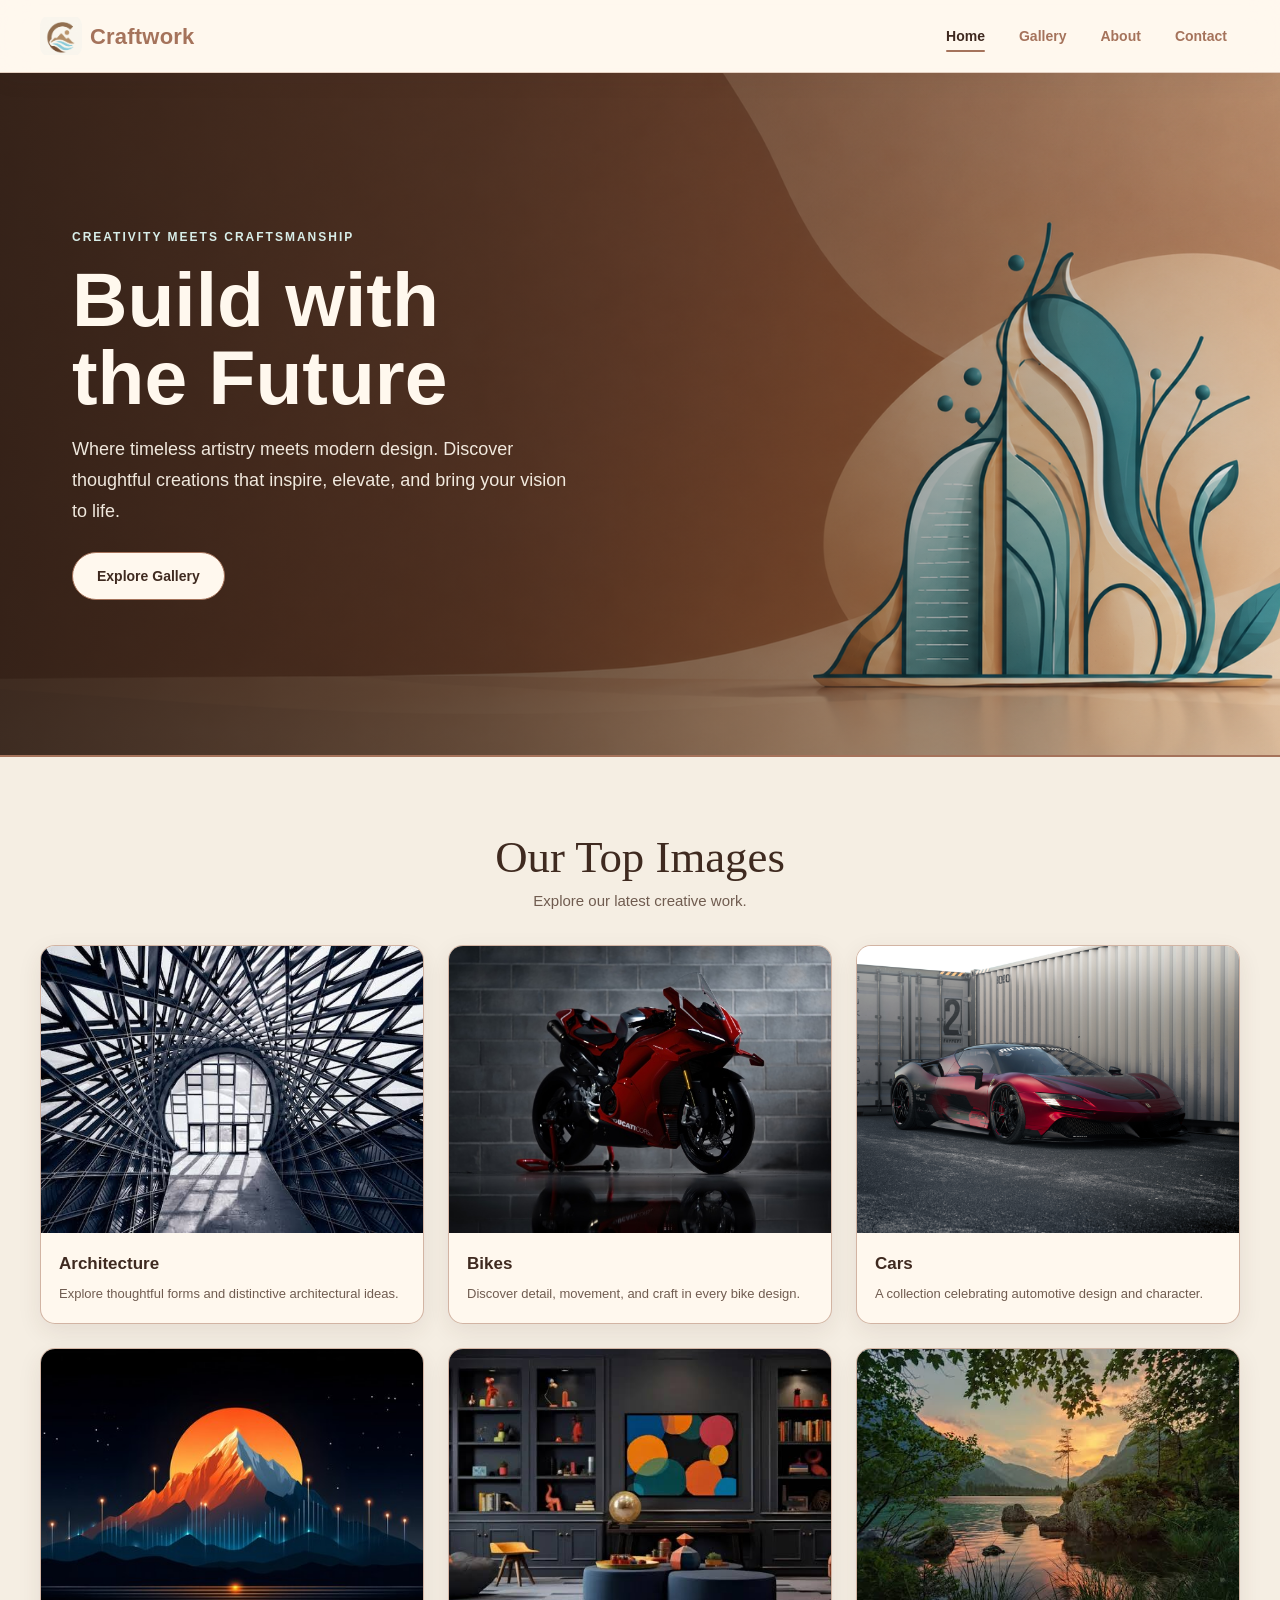
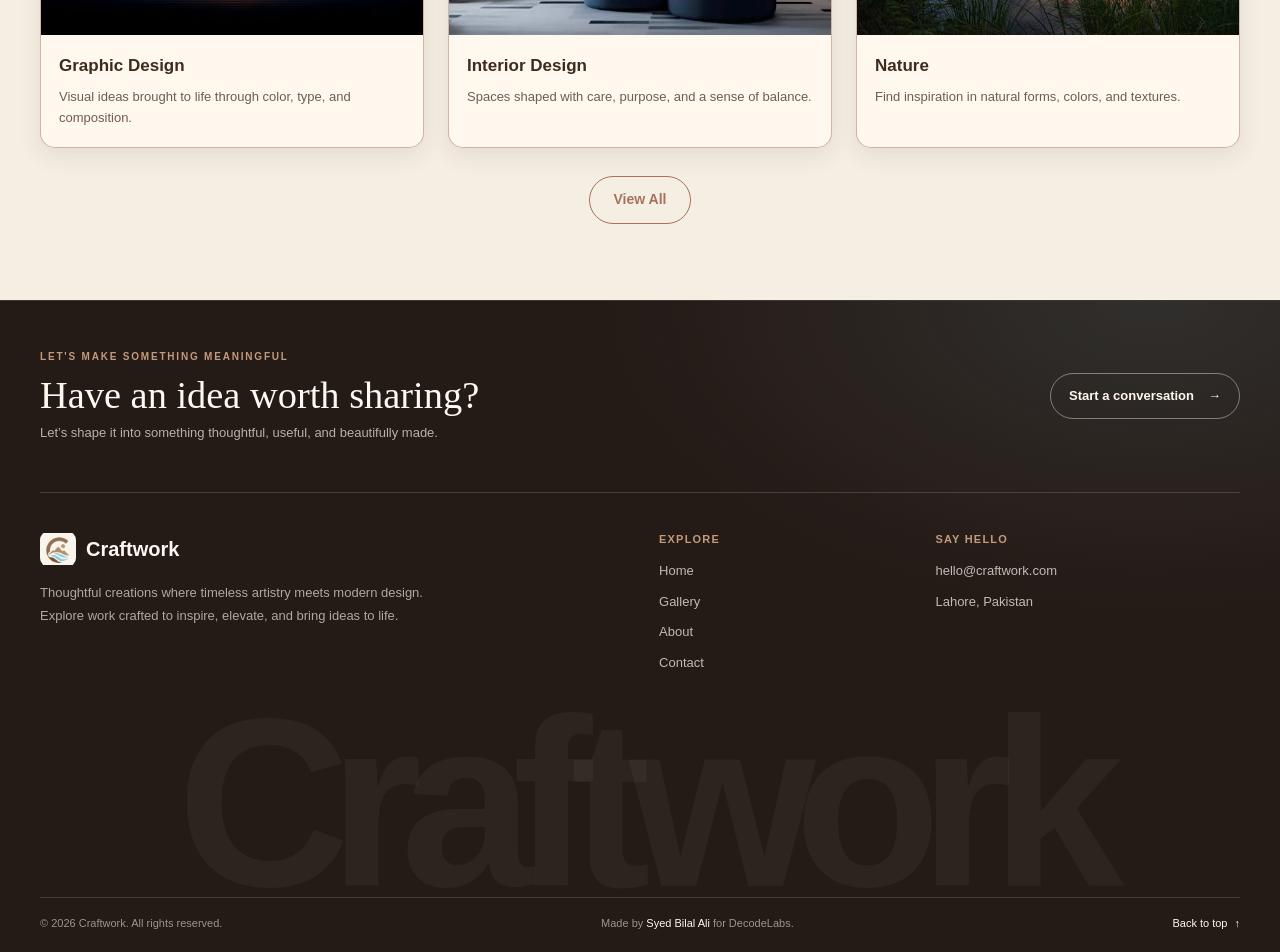
<file: index.html>
<!DOCTYPE html>
<html lang="en">
<head>
    <meta charset="UTF-8">
    <meta name="viewport" content="width=device-width, initial-scale=1.0">
    <link rel="shortcut icon" href="images/assets/Craftwork_Logo.png" type="image/x-icon">
    <link rel="stylesheet" href="style.css">
    <title>Craftwork</title>
</head>
<body>
    <header class="top_header" id="top">
        <nav class="navbar" aria-label="Main navigation">
            <a href="index.html" class="brand">
                <img src="images/assets/Craftwork_Logo.png" alt="" class="logo">
                <span class="brand_name">Craftwork</span>
            </a>
            <ul class="nav_links" aria-label="Main navigation">
                <li><a href="index.html" class="active" aria-current="page"><svg class="nav_icon" viewBox="0 0 24 24" aria-hidden="true"><path d="m3 10 9-7 9 7v10a1 1 0 0 1-1 1h-5v-7H9v7H4a1 1 0 0 1-1-1z"/></svg><span>Home</span></a></li>
                <li><a href="Gallery.html"><svg class="nav_icon" viewBox="0 0 24 24" aria-hidden="true"><rect x="3" y="3" width="8" height="8" rx="1"/><rect x="13" y="3" width="8" height="8" rx="1"/><rect x="3" y="13" width="8" height="8" rx="1"/><rect x="13" y="13" width="8" height="8" rx="1"/></svg><span>Gallery</span></a></li>
                <li><a href="about.html"><svg class="nav_icon" viewBox="0 0 24 24" aria-hidden="true"><circle cx="12" cy="12" r="9"/><path d="M12 11v5m0-8h.01"/></svg><span>About</span></a></li>
                <li><a href="contact.html"><svg class="nav_icon" viewBox="0 0 24 24" aria-hidden="true"><rect x="3" y="5" width="18" height="14" rx="2"/><path d="m3 7 9 6 9-6"/></svg><span>Contact</span></a></li>
            </ul>
        </nav>
    </header>
    <main>
        <section class="hero">
            <div class="text-box">
                <p class="hero_small_text">CREATIVITY MEETS CRAFTSMANSHIP</p>
                <h1 class="hero_title">Build with the Future</h1>
                <p class="hero_para">Where timeless artistry meets modern design. Discover thoughtful creations that inspire, elevate, and bring your vision to life.</p>
                <a href="Gallery.html" class="hero_btn">Explore Gallery</a>
            </div>
        </section>
        <section class="top_Gallery_images" id="gallery">
        <div class="heading">
            <h2>Our Top Images</h2>
            <p>Explore our latest creative work.</p>
        </div>

        <div class="Gallery_Images">
            <article class="gallery_card">
                <div class="gallery_image_wrap">
                    <img src="images/Architecture/Top_Images.jpg" alt="Featured architecture image" class="gallery_image gallery_image_featured">
                    <a class="download_btn" href="images/Architecture/Top_Images.jpg" download>Download</a>
                </div>
                <div class="gallery_card_text">
                    <h3>Architecture</h3>
                    <p>Explore thoughtful forms and distinctive architectural ideas.</p>
                </div>
            </article>
            <article class="gallery_card">
                <div class="gallery_image_wrap">
                    <img src="images/Bikes/Top_Images.jpg" alt="Featured bikes image" class="gallery_image">
                    <a class="download_btn" href="images/Bikes/Top_Images.jpg" download>Download</a>
                </div>
                <div class="gallery_card_text">
                    <h3>Bikes</h3>
                    <p>Discover detail, movement, and craft in every bike design.</p>
                </div>
            </article>
            <article class="gallery_card">
                <div class="gallery_image_wrap">
                    <img src="images/Cars/Top_Images.jpg" alt="Featured cars image" class="gallery_image">
                    <a class="download_btn" href="images/Cars/Top_Images.jpg" download>Download</a>
                </div>
                <div class="gallery_card_text">
                    <h3>Cars</h3>
                    <p>A collection celebrating automotive design and character.</p>
                </div>
            </article>
            <article class="gallery_card">
                <div class="gallery_image_wrap">
                    <img src="images/GraphicDesign/Top_Images.jpg" alt="Featured graphic design image" class="gallery_image">
                    <a class="download_btn" href="images/GraphicDesign/Top_Images.jpg" download>Download</a>
                </div>
                <div class="gallery_card_text">
                    <h3>Graphic Design</h3>
                    <p>Visual ideas brought to life through color, type, and composition.</p>
                </div>
            </article>
            <article class="gallery_card">
                <div class="gallery_image_wrap">
                    <img src="images/InteriorDesign/Top_Images.jpg" alt="Featured interior design image" class="gallery_image">
                    <a class="download_btn" href="images/InteriorDesign/Top_Images.jpg" download>Download</a>
                </div>
                <div class="gallery_card_text">
                    <h3>Interior Design</h3>
                    <p>Spaces shaped with care, purpose, and a sense of balance.</p>
                </div>
            </article>
            <article class="gallery_card">
                <div class="gallery_image_wrap">
                    <img src="images/Nature/Top_Images.jpg" alt="Featured nature image" class="gallery_image">
                    <a class="download_btn" href="images/Nature/Top_Images.jpg" download>Download</a>
                </div>
                <div class="gallery_card_text">
                    <h3>Nature</h3>
                    <p>Find inspiration in natural forms, colors, and textures.</p>
                </div>
            </article>
        </div>
        <div class="view_all_wrapper">
            <a href="Gallery.html" class="view_all_btn">View All</a>
        </div>
        </section>
    </main>

    <footer class="site_footer">
        <div class="footer_inner">
            <section class="footer_cta">
                <div>
                    <p class="footer_eyebrow">LET'S MAKE SOMETHING MEANINGFUL</p>
                    <h2>Have an idea worth sharing?</h2>
                    <p>Let’s shape it into something thoughtful, useful, and beautifully made.</p>
                </div>
                <a class="footer_cta_link" href="contact.html">Start a conversation <span aria-hidden="true">&rarr;</span></a>
            </section>
            <div class="footer_main">
                <div class="footer_about">
                    <a href="index.html" class="footer_brand">
                        <img src="images/assets/Craftwork_Logo.png" alt="" class="footer_logo">
                        <span>Craftwork</span>
                    </a>
                    <p class="footer_description">Thoughtful creations where timeless artistry meets modern design. Explore work crafted to inspire, elevate, and bring ideas to life.</p>
                </div>
                <nav class="footer_navigation" aria-label="Footer navigation">
                    <h3>Explore</h3>
                    <a href="index.html">Home</a>
                    <a href="Gallery.html">Gallery</a>
                    <a href="about.html">About</a>
                    <a href="contact.html">Contact</a>
                </nav>
                <div class="footer_contact">
                    <h3>Say hello</h3>
                    <a href="mailto:hello@craftwork.com">hello@craftwork.com</a>
                    <p>Lahore, Pakistan</p>
                </div>
            </div>
            <div class="footer_watermark" aria-hidden="true">Craftwork</div>
            <div class="footer_bottom">
                <p>&copy; 2026 Craftwork. All rights reserved.</p>
                <p>Made by <span>Syed Bilal Ali</span> for DecodeLabs.</p>
                <a href="#top">Back to top <span aria-hidden="true">&uarr;</span></a>
            </div>
        </div>
    </footer>

</body>
</html>
</file>
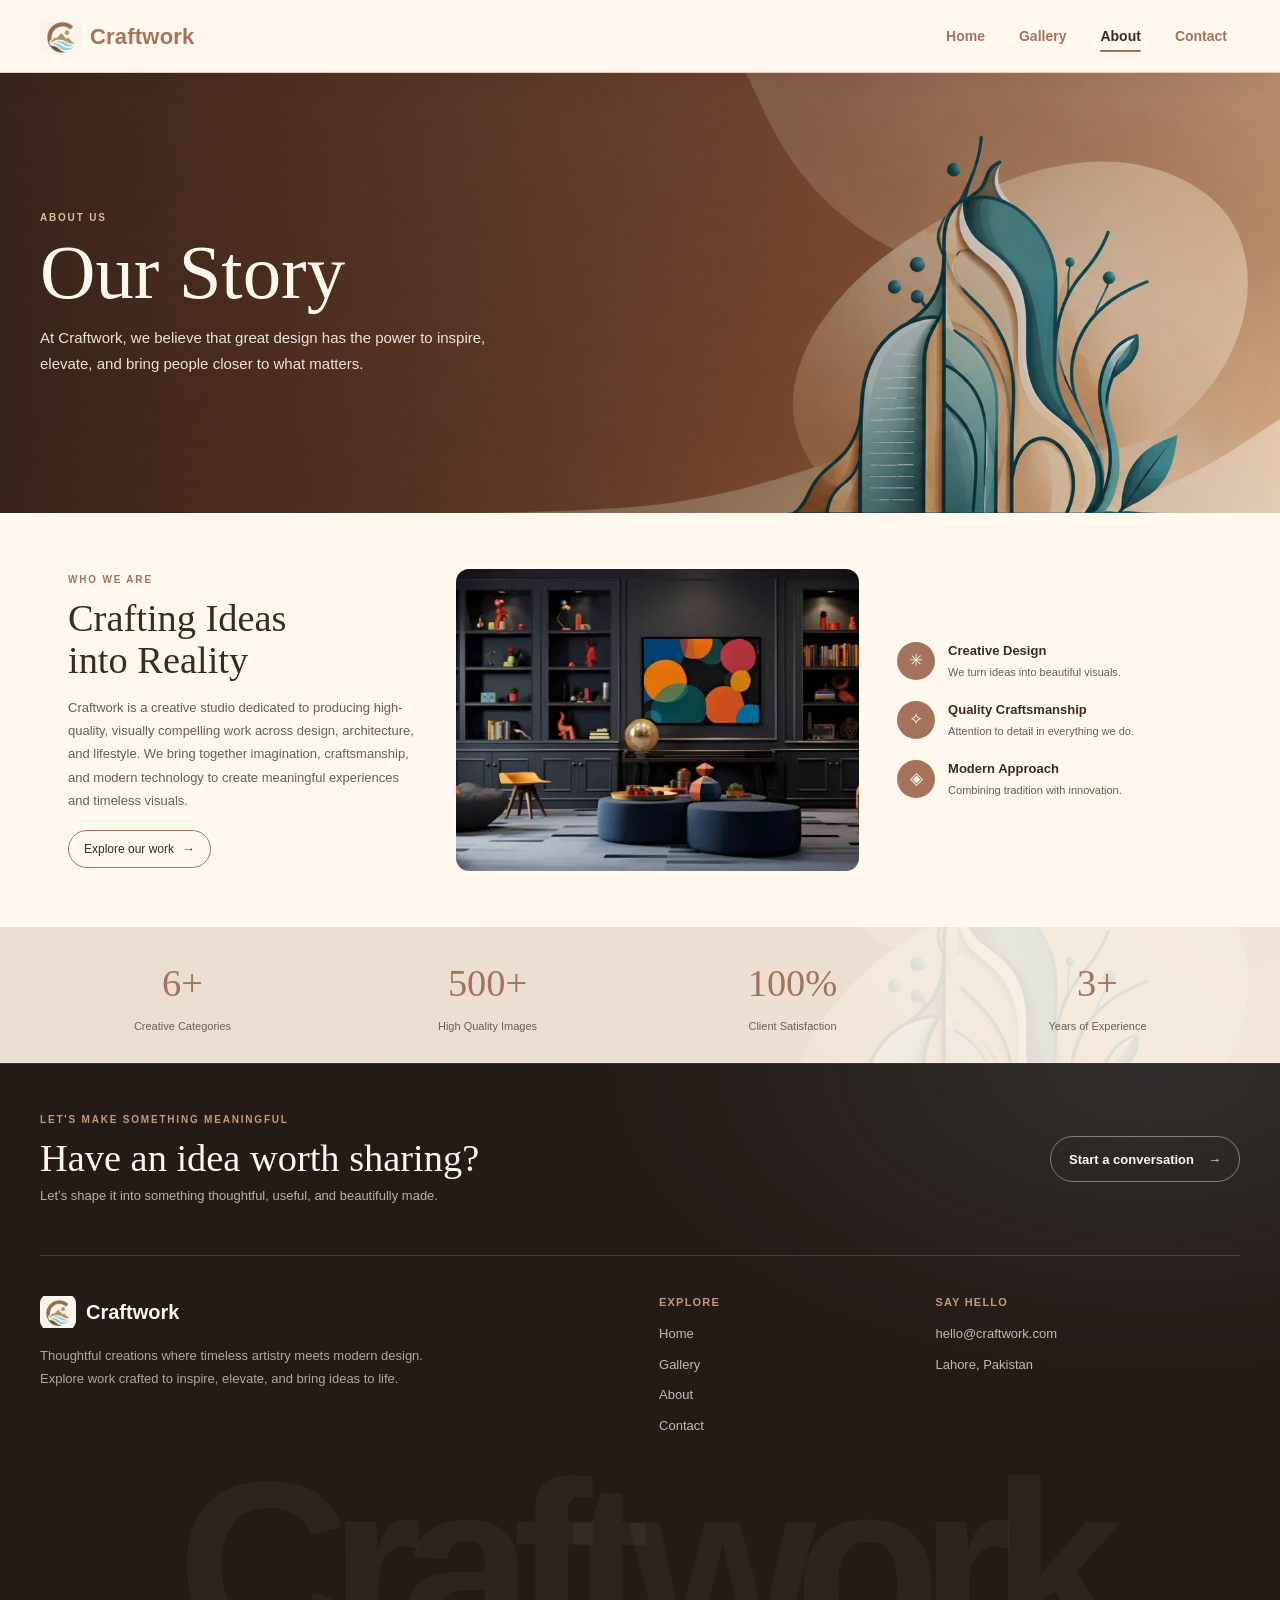
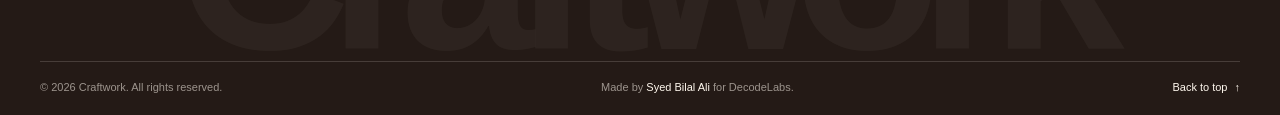
<file: about.html>
<!DOCTYPE html>
<html lang="en">
<head>
    <meta charset="UTF-8">
    <meta name="viewport" content="width=device-width, initial-scale=1.0">
    <meta name="description" content="Meet Craftwork and discover the ideas and care behind our creative work.">
    <link rel="shortcut icon" href="images/assets/Craftwork_Logo.png" type="image/x-icon">
    <link rel="stylesheet" href="style.css">
    <title>About | Craftwork</title>
</head>
<body>
    <header class="top_header" id="top">
        <nav class="navbar" aria-label="Main navigation">
            <a href="index.html" class="brand">
                <img src="images/assets/Craftwork_Logo.png" alt="" class="logo">
                <span class="brand_name">Craftwork</span>
            </a>
            <ul class="nav_links">
                <li><a href="index.html"><svg class="nav_icon" viewBox="0 0 24 24" aria-hidden="true"><path d="m3 10 9-7 9 7v10a1 1 0 0 1-1 1h-5v-7H9v7H4a1 1 0 0 1-1-1z"/></svg><span>Home</span></a></li>
                <li><a href="Gallery.html"><svg class="nav_icon" viewBox="0 0 24 24" aria-hidden="true"><rect x="3" y="3" width="8" height="8" rx="1"/><rect x="13" y="3" width="8" height="8" rx="1"/><rect x="3" y="13" width="8" height="8" rx="1"/><rect x="13" y="13" width="8" height="8" rx="1"/></svg><span>Gallery</span></a></li>
                <li><a href="about.html" class="active" aria-current="page"><svg class="nav_icon" viewBox="0 0 24 24" aria-hidden="true"><circle cx="12" cy="12" r="9"/><path d="M12 11v5m0-8h.01"/></svg><span>About</span></a></li>
                <li><a href="contact.html"><svg class="nav_icon" viewBox="0 0 24 24" aria-hidden="true"><rect x="3" y="5" width="18" height="14" rx="2"/><path d="m3 7 9 6 9-6"/></svg><span>Contact</span></a></li>
            </ul>
        </nav>
    </header>

    <main>
        <section class="about_hero">
            <div class="about_hero_content">
                <p class="section_eyebrow">ABOUT US</p>
                <h1>Our Story</h1>
                <p>At Craftwork, we believe that great design has the power to inspire, elevate, and bring people closer to what matters.</p>
            </div>
        </section>

        <section class="about_intro">
            <div class="about_intro_copy">
                <p class="section_eyebrow">WHO WE ARE</p>
                <h2>Crafting Ideas<br>into Reality</h2>
                <p>Craftwork is a creative studio dedicated to producing high-quality, visually compelling work across design, architecture, and lifestyle. We bring together imagination, craftsmanship, and modern technology to create meaningful experiences and timeless visuals.</p>
                <a href="Gallery.html" class="text_link">Explore our work <span aria-hidden="true">&rarr;</span></a>
            </div>
            <img class="about_intro_image" src="images/InteriorDesign/Top_Images.jpg" alt="A thoughtfully designed interior workspace" loading="lazy">
            <div class="about_values">
                <article>
                    <span class="value_icon" aria-hidden="true">✳</span>
                    <div><h3>Creative Design</h3><p>We turn ideas into beautiful visuals.</p></div>
                </article>
                <article>
                    <span class="value_icon" aria-hidden="true">✧</span>
                    <div><h3>Quality Craftsmanship</h3><p>Attention to detail in everything we do.</p></div>
                </article>
                <article>
                    <span class="value_icon" aria-hidden="true">◈</span>
                    <div><h3>Modern Approach</h3><p>Combining tradition with innovation.</p></div>
                </article>
            </div>
        </section>

        <section class="about_stats" aria-label="Craftwork at a glance">
            <div><strong>6+</strong><span>Creative Categories</span></div>
            <div><strong>500+</strong><span>High Quality Images</span></div>
            <div><strong>100%</strong><span>Client Satisfaction</span></div>
            <div><strong>3+</strong><span>Years of Experience</span></div>
        </section>
    </main>

    <footer class="site_footer">
        <div class="footer_inner">
            <section class="footer_cta">
                <div>
                    <p class="footer_eyebrow">LET'S MAKE SOMETHING MEANINGFUL</p>
                    <h2>Have an idea worth sharing?</h2>
                    <p>Let’s shape it into something thoughtful, useful, and beautifully made.</p>
                </div>
                <a class="footer_cta_link" href="contact.html">Start a conversation <span aria-hidden="true">&rarr;</span></a>
            </section>
            <div class="footer_main">
                <div class="footer_about">
                    <a href="index.html" class="footer_brand"><img src="images/assets/Craftwork_Logo.png" alt="" class="footer_logo"><span>Craftwork</span></a>
                    <p class="footer_description">Thoughtful creations where timeless artistry meets modern design. Explore work crafted to inspire, elevate, and bring ideas to life.</p>
                </div>
                <nav class="footer_navigation" aria-label="Footer navigation">
                    <h3>Explore</h3>
                    <a href="index.html">Home</a>
                    <a href="Gallery.html">Gallery</a>
                    <a href="about.html">About</a>
                    <a href="contact.html">Contact</a>
                </nav>
                <div class="footer_contact">
                    <h3>Say hello</h3>
                    <a href="mailto:hello@craftwork.com">hello@craftwork.com</a>
                    <p>Lahore, Pakistan</p>
                </div>
            </div>
            <div class="footer_watermark" aria-hidden="true">Craftwork</div>
            <div class="footer_bottom">
                <p>&copy; 2026 Craftwork. All rights reserved.</p>
                <p>Made by <span>Syed Bilal Ali</span> for DecodeLabs.</p>
                <a href="#top">Back to top <span aria-hidden="true">&uarr;</span></a>
            </div>
        </div>
    </footer>
</body>
</html>
</file>
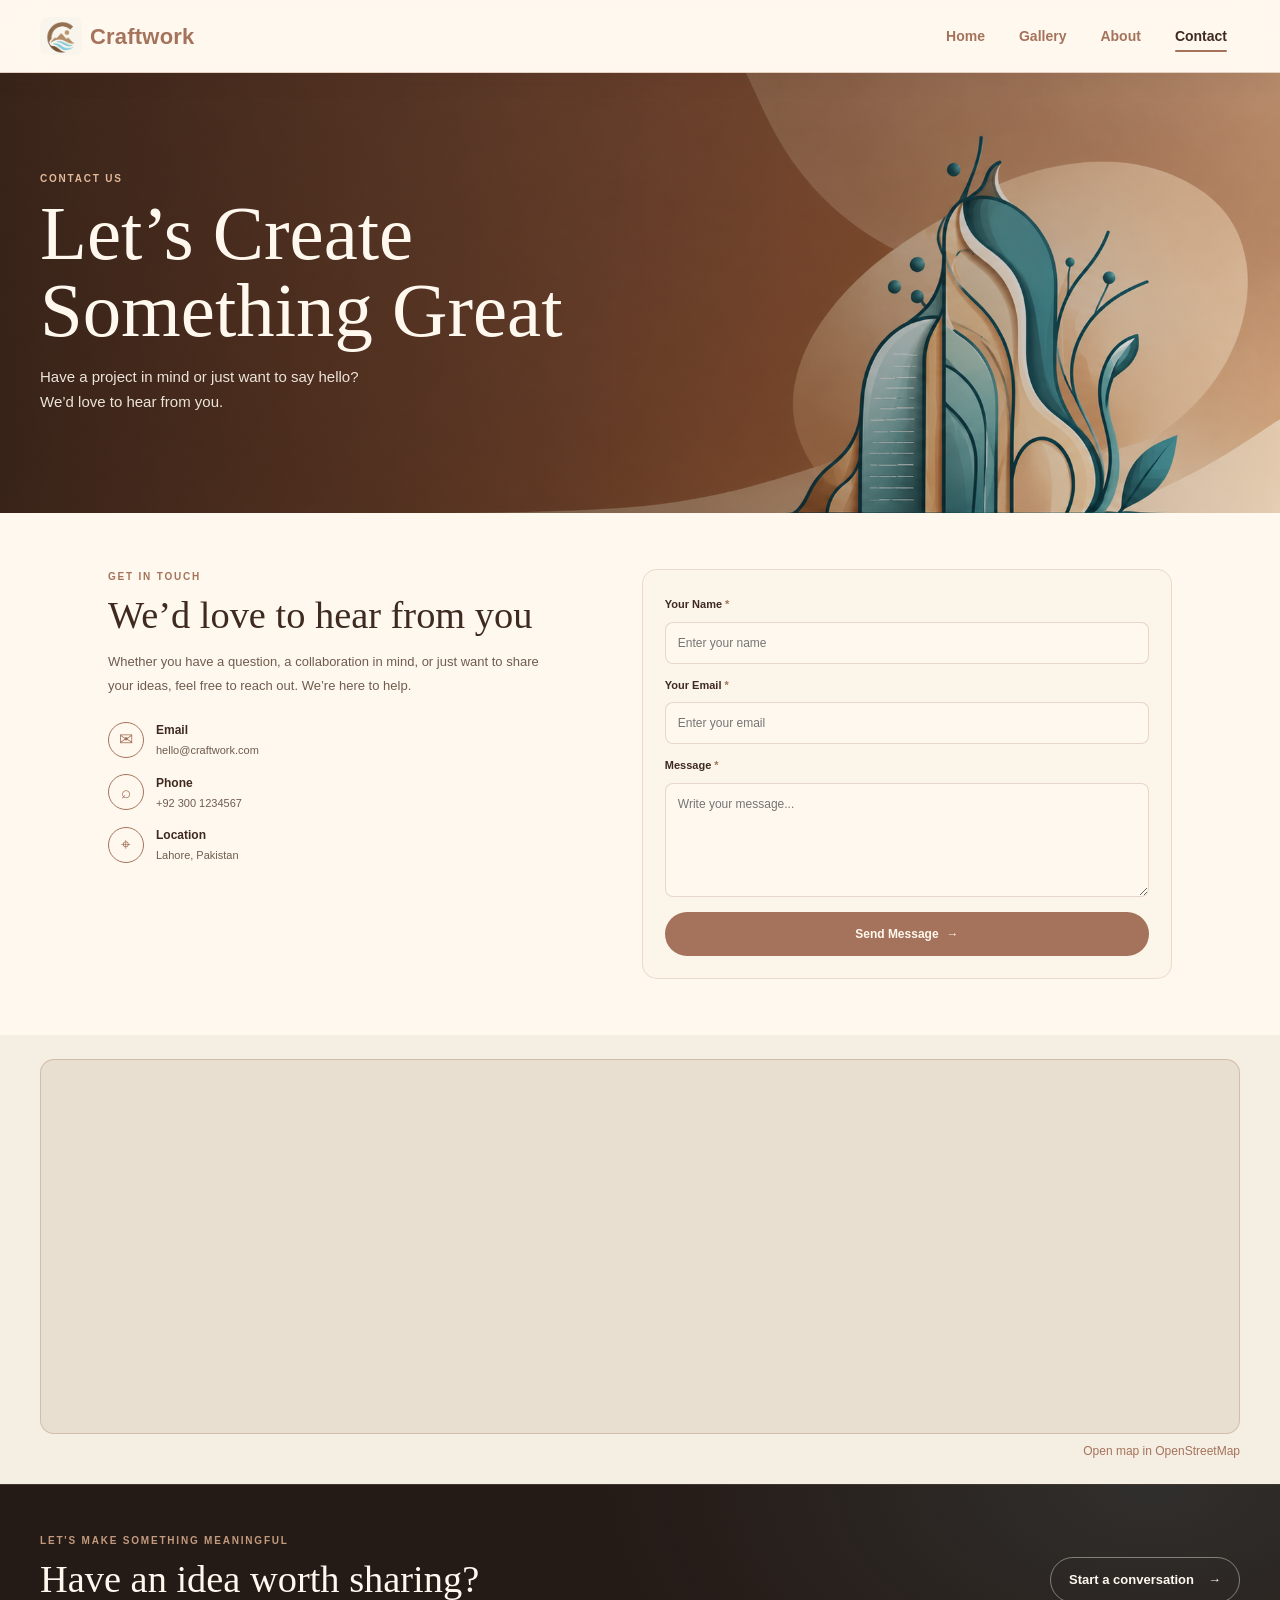
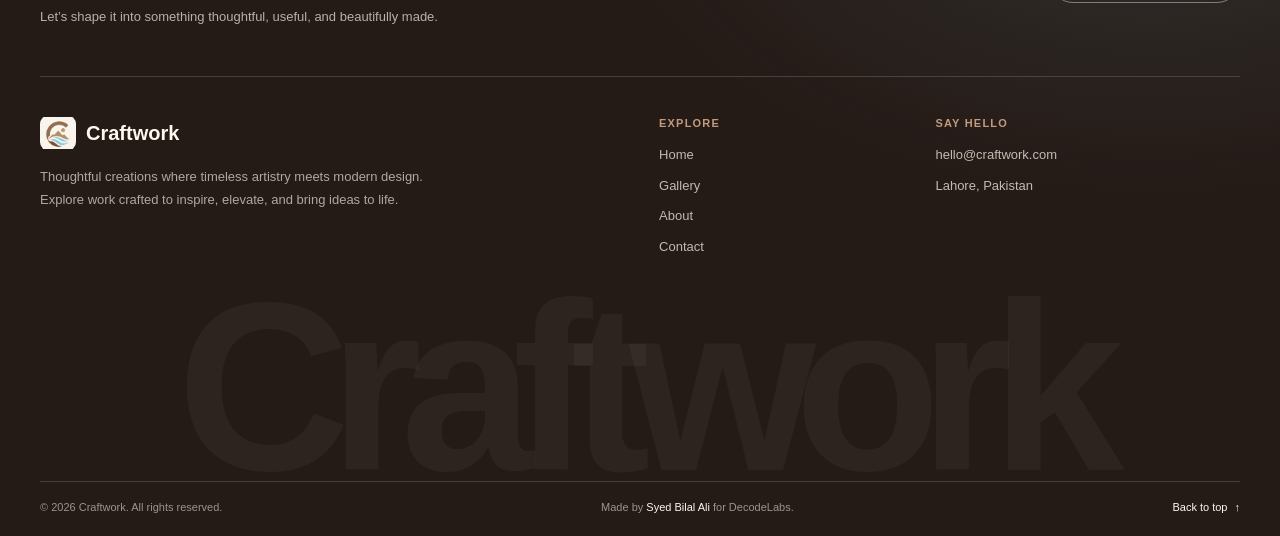
<file: contact.html>
<!DOCTYPE html>
<html lang="en">
<head>
    <meta charset="UTF-8">
    <meta name="viewport" content="width=device-width, initial-scale=1.0">
    <meta name="description" content="Get in touch with Craftwork about a project, collaboration, or question.">
    <link rel="shortcut icon" href="images/assets/Craftwork_Logo.png" type="image/x-icon">
    <link rel="stylesheet" href="style.css">
    <title>Contact | Craftwork</title>
</head>
<body>
    <header class="top_header" id="top">
        <nav class="navbar" aria-label="Main navigation">
            <a href="index.html" class="brand">
                <img src="images/assets/Craftwork_Logo.png" alt="" class="logo">
                <span class="brand_name">Craftwork</span>
            </a>
            <ul class="nav_links">
                <li><a href="index.html"><svg class="nav_icon" viewBox="0 0 24 24" aria-hidden="true"><path d="m3 10 9-7 9 7v10a1 1 0 0 1-1 1h-5v-7H9v7H4a1 1 0 0 1-1-1z"/></svg><span>Home</span></a></li>
                <li><a href="Gallery.html"><svg class="nav_icon" viewBox="0 0 24 24" aria-hidden="true"><rect x="3" y="3" width="8" height="8" rx="1"/><rect x="13" y="3" width="8" height="8" rx="1"/><rect x="3" y="13" width="8" height="8" rx="1"/><rect x="13" y="13" width="8" height="8" rx="1"/></svg><span>Gallery</span></a></li>
                <li><a href="about.html"><svg class="nav_icon" viewBox="0 0 24 24" aria-hidden="true"><circle cx="12" cy="12" r="9"/><path d="M12 11v5m0-8h.01"/></svg><span>About</span></a></li>
                <li><a href="contact.html" class="active" aria-current="page"><svg class="nav_icon" viewBox="0 0 24 24" aria-hidden="true"><rect x="3" y="5" width="18" height="14" rx="2"/><path d="m3 7 9 6 9-6"/></svg><span>Contact</span></a></li>
            </ul>
        </nav>
    </header>

    <main>
        <section class="contact_hero">
            <div class="contact_hero_content">
                <p class="section_eyebrow">CONTACT US</p>
                <h1>Let&rsquo;s Create<br>Something Great</h1>
                <p>Have a project in mind or just want to say hello?<br>We&rsquo;d love to hear from you.</p>
            </div>
        </section>

        <section class="contact_content">
            <div class="contact_details">
                <p class="section_eyebrow">GET IN TOUCH</p>
                <h2>We&rsquo;d love to hear from you</h2>
                <p class="contact_intro">Whether you have a question, a collaboration in mind, or just want to share your ideas, feel free to reach out. We&rsquo;re here to help.</p>
                <a class="contact_method" href="mailto:hello@craftwork.com"><span class="contact_method_icon" aria-hidden="true">✉</span><span><strong>Email</strong><small>hello@craftwork.com</small></span></a>
                <a class="contact_method" href="tel:+923001234567"><span class="contact_method_icon" aria-hidden="true">⌕</span><span><strong>Phone</strong><small>+92 300 1234567</small></span></a>
                <div class="contact_method"><span class="contact_method_icon" aria-hidden="true">⌖</span><span><strong>Location</strong><small>Lahore, Pakistan</small></span></div>
            </div>

            <form class="contact_form" action="mailto:hello@craftwork.com" method="post" enctype="text/plain">
                <label for="contact-name">Your Name <span aria-hidden="true">*</span></label>
                <input id="contact-name" name="name" type="text" placeholder="Enter your name" autocomplete="name" required>
                <label for="contact-email">Your Email <span aria-hidden="true">*</span></label>
                <input id="contact-email" name="email" type="email" placeholder="Enter your email" autocomplete="email" required>
                <label for="contact-message">Message <span aria-hidden="true">*</span></label>
                <textarea id="contact-message" name="message" placeholder="Write your message..." rows="5" required></textarea>
                <button type="submit">Send Message <span aria-hidden="true">&rarr;</span></button>
            </form>
        </section>

        <section class="contact_location" aria-label="Craftwork location in Lahore, Pakistan">
            <iframe
                class="contact_map"
                title="Map showing Lahore, Pakistan"
                src="https://www.openstreetmap.org/export/embed.html?bbox=74.318%2C31.493%2C74.398%2C31.547&layer=mapnik&marker=31.5204%2C74.3587"
                loading="lazy"
                referrerpolicy="no-referrer-when-downgrade">
            </iframe>
            <a class="contact_map_link" href="https://www.openstreetmap.org/?mlat=31.5204&amp;mlon=74.3587#map=14/31.5204/74.3587" target="_blank" rel="noopener noreferrer">
                Open map in OpenStreetMap
            </a>
        </section>
    </main>

    <footer class="site_footer">
        <div class="footer_inner">
            <section class="footer_cta">
                <div>
                    <p class="footer_eyebrow">LET'S MAKE SOMETHING MEANINGFUL</p>
                    <h2>Have an idea worth sharing?</h2>
                    <p>Let’s shape it into something thoughtful, useful, and beautifully made.</p>
                </div>
                <a class="footer_cta_link" href="contact.html">Start a conversation <span aria-hidden="true">&rarr;</span></a>
            </section>
            <div class="footer_main">
                <div class="footer_about">
                    <a href="index.html" class="footer_brand"><img src="images/assets/Craftwork_Logo.png" alt="" class="footer_logo"><span>Craftwork</span></a>
                    <p class="footer_description">Thoughtful creations where timeless artistry meets modern design. Explore work crafted to inspire, elevate, and bring ideas to life.</p>
                </div>
                <nav class="footer_navigation" aria-label="Footer navigation">
                    <h3>Explore</h3>
                    <a href="index.html">Home</a>
                    <a href="Gallery.html">Gallery</a>
                    <a href="about.html">About</a>
                    <a href="contact.html">Contact</a>
                </nav>
                <div class="footer_contact">
                    <h3>Say hello</h3>
                    <a href="mailto:hello@craftwork.com">hello@craftwork.com</a>
                    <p>Lahore, Pakistan</p>
                </div>
            </div>
            <div class="footer_watermark" aria-hidden="true">Craftwork</div>
            <div class="footer_bottom">
                <p>&copy; 2026 Craftwork. All rights reserved.</p>
                <p>Made by <span>Syed Bilal Ali</span> for DecodeLabs.</p>
                <a href="#top">Back to top <span aria-hidden="true">&uarr;</span></a>
            </div>
        </div>
    </footer>
</body>
</html>
</file>
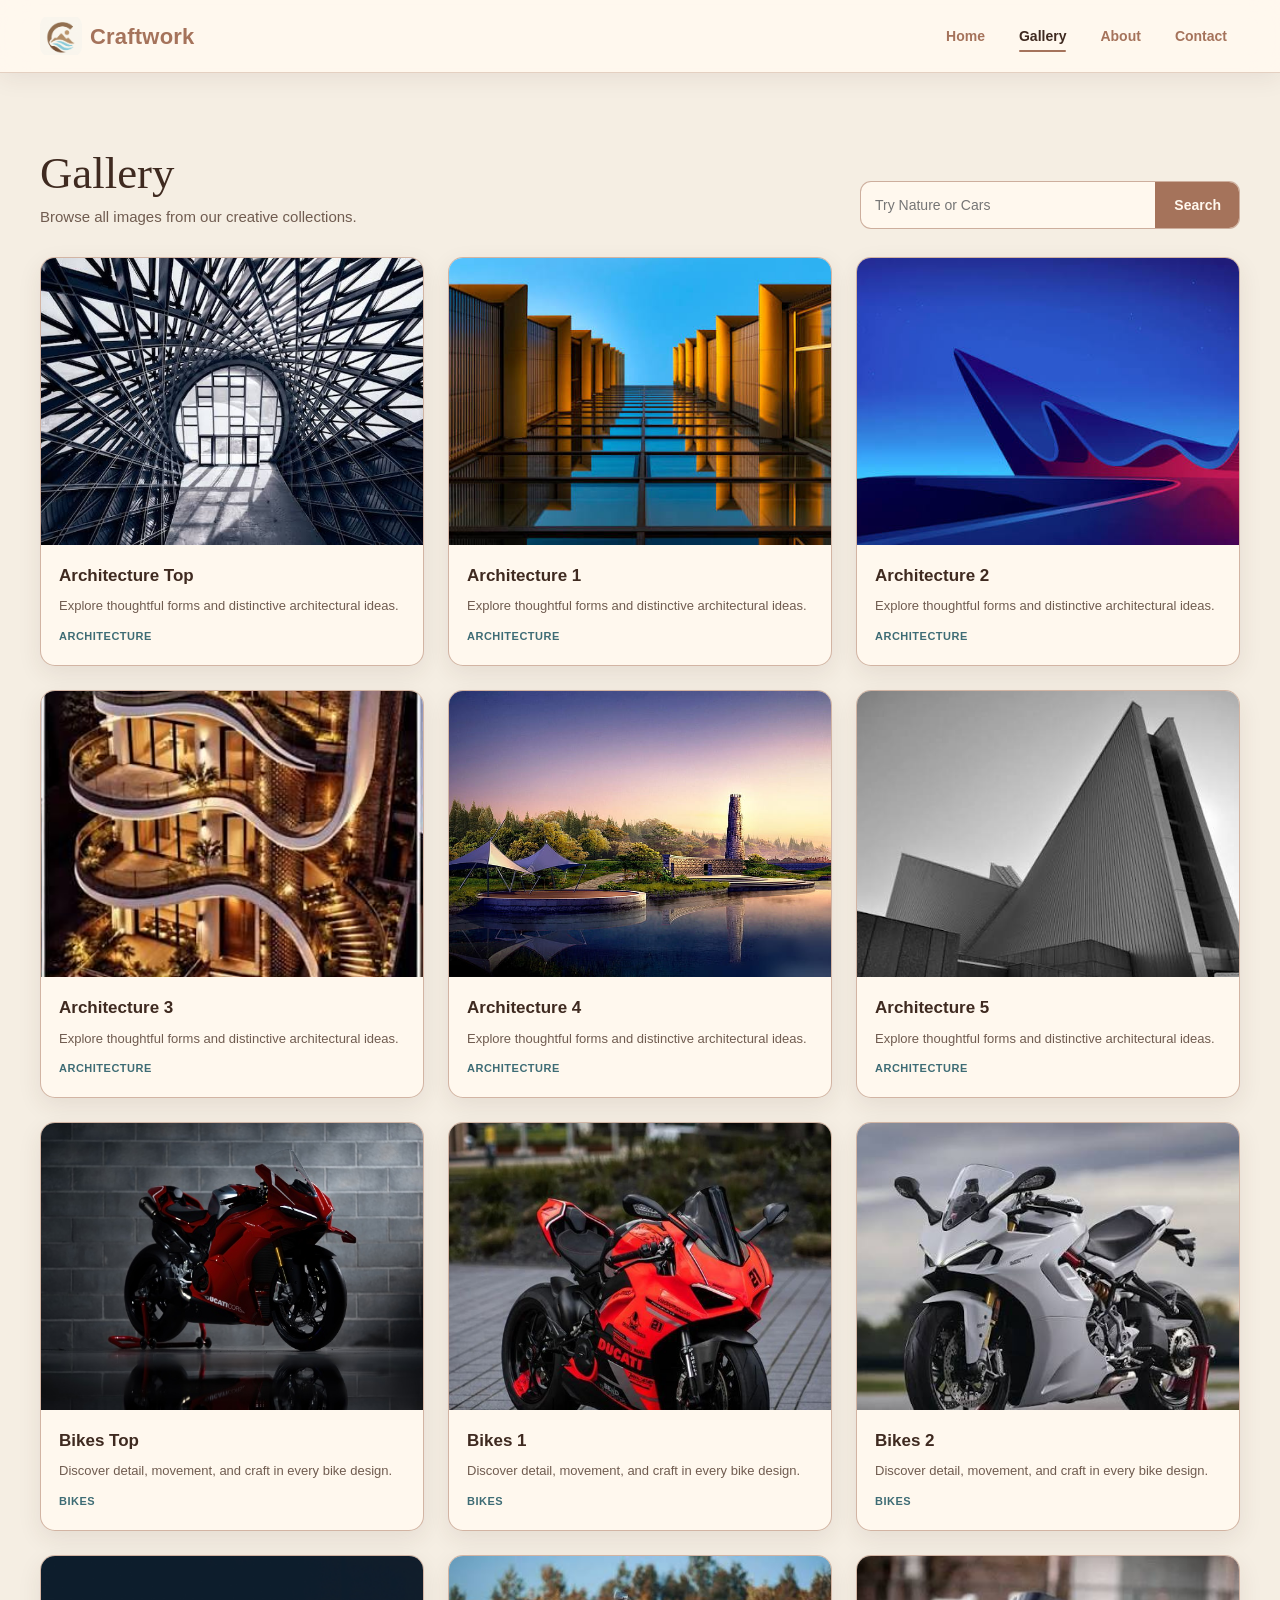
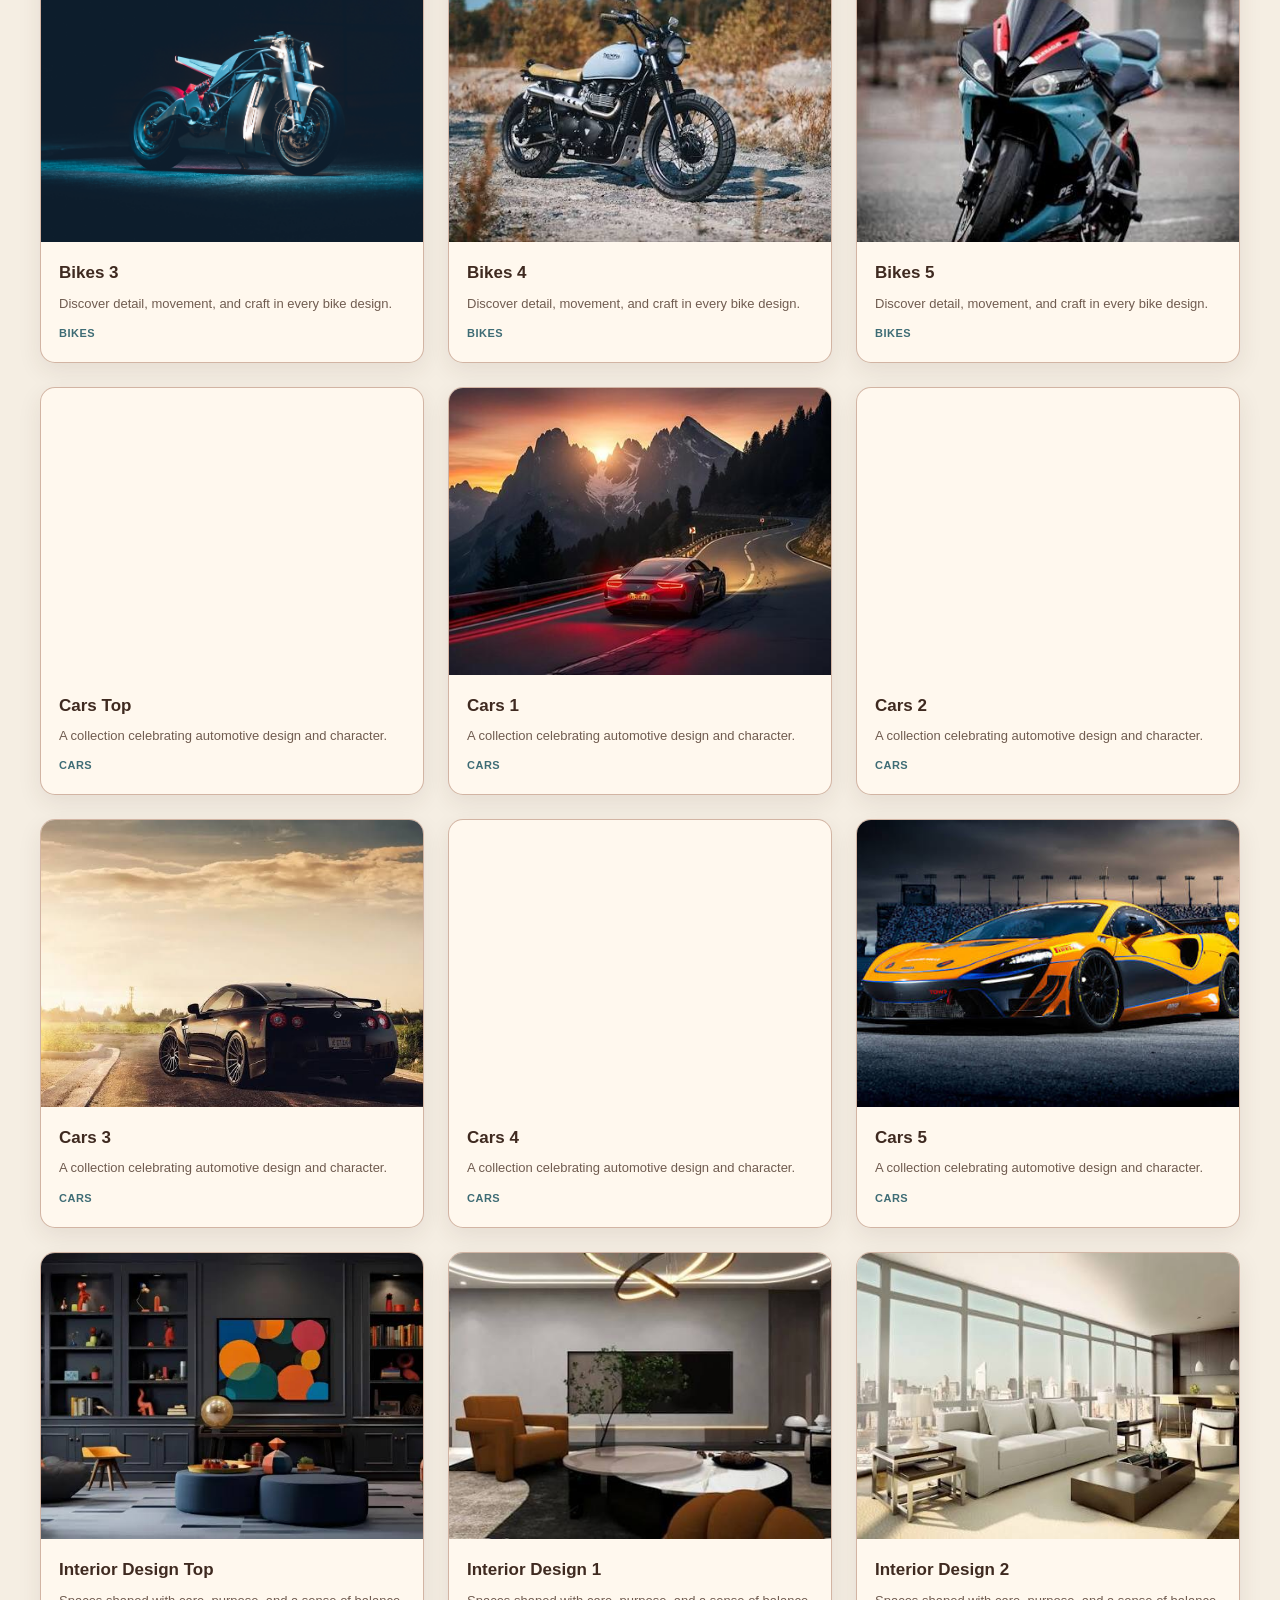
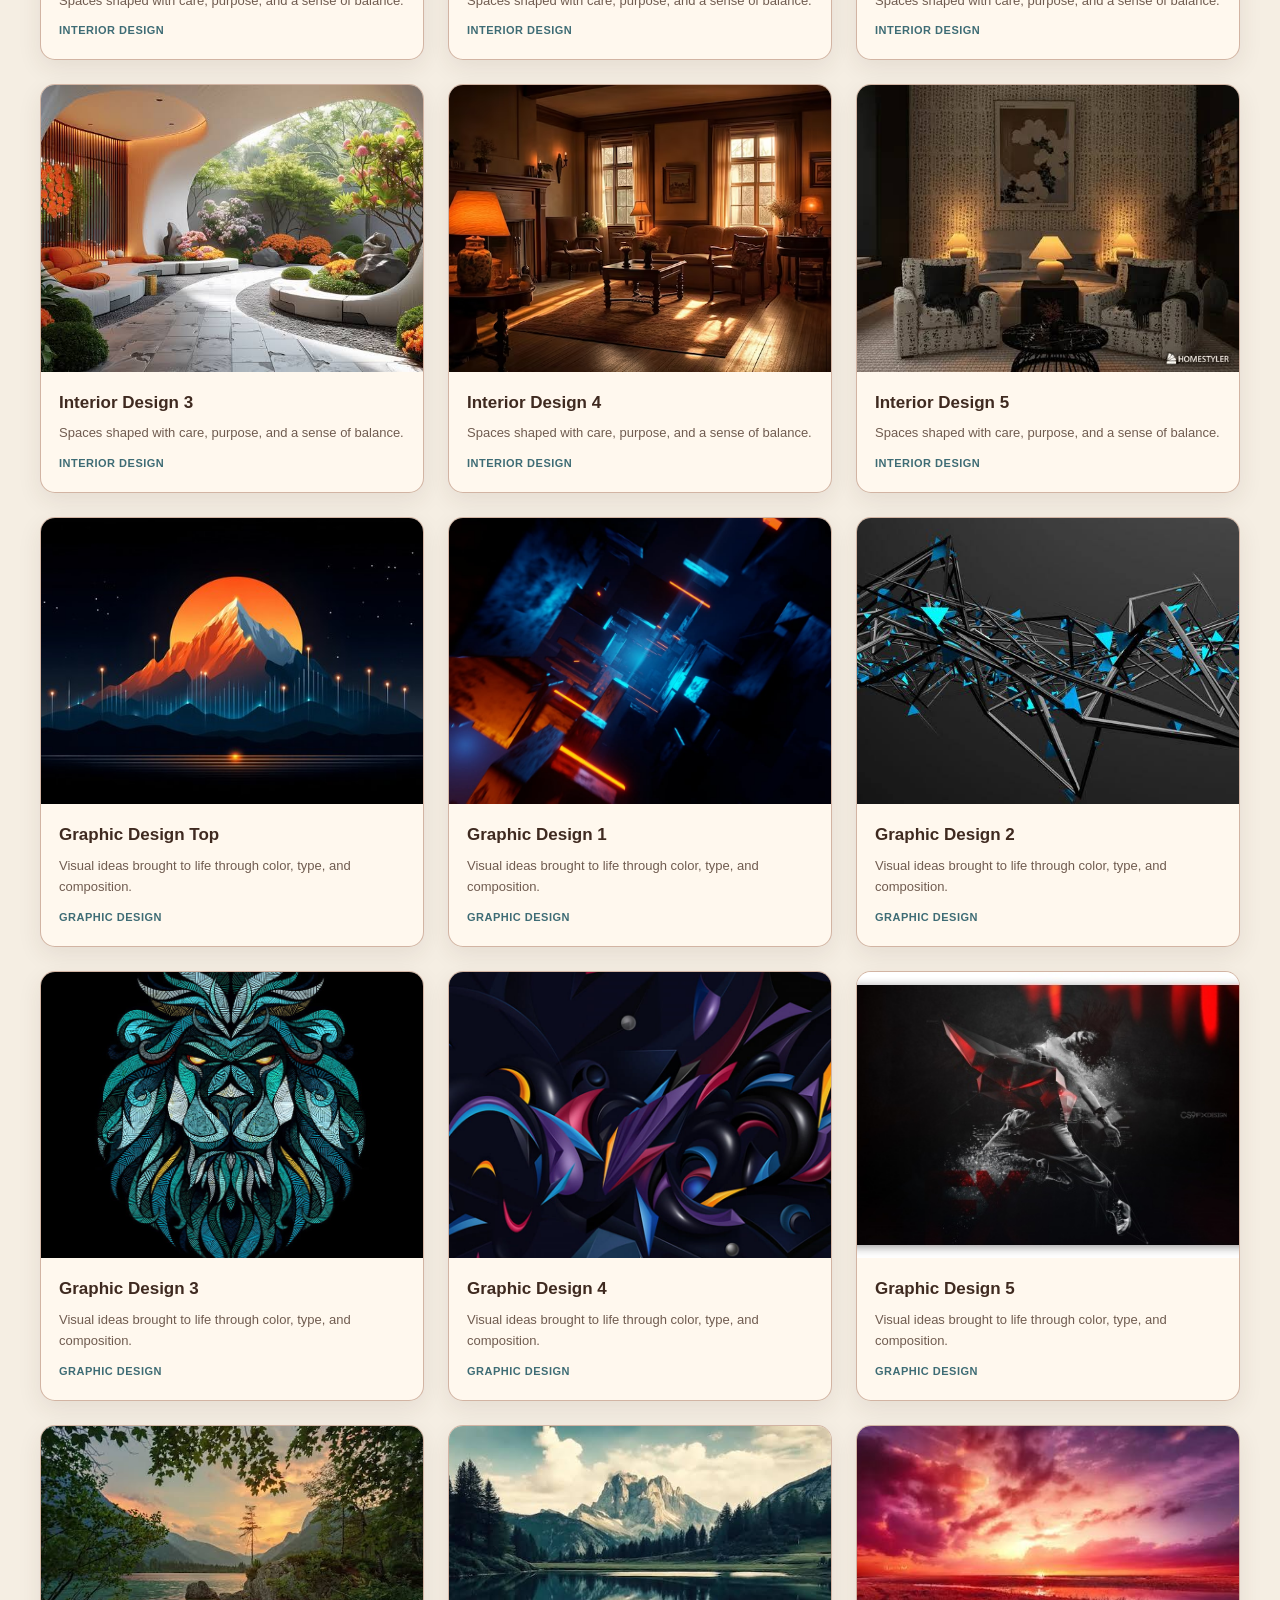
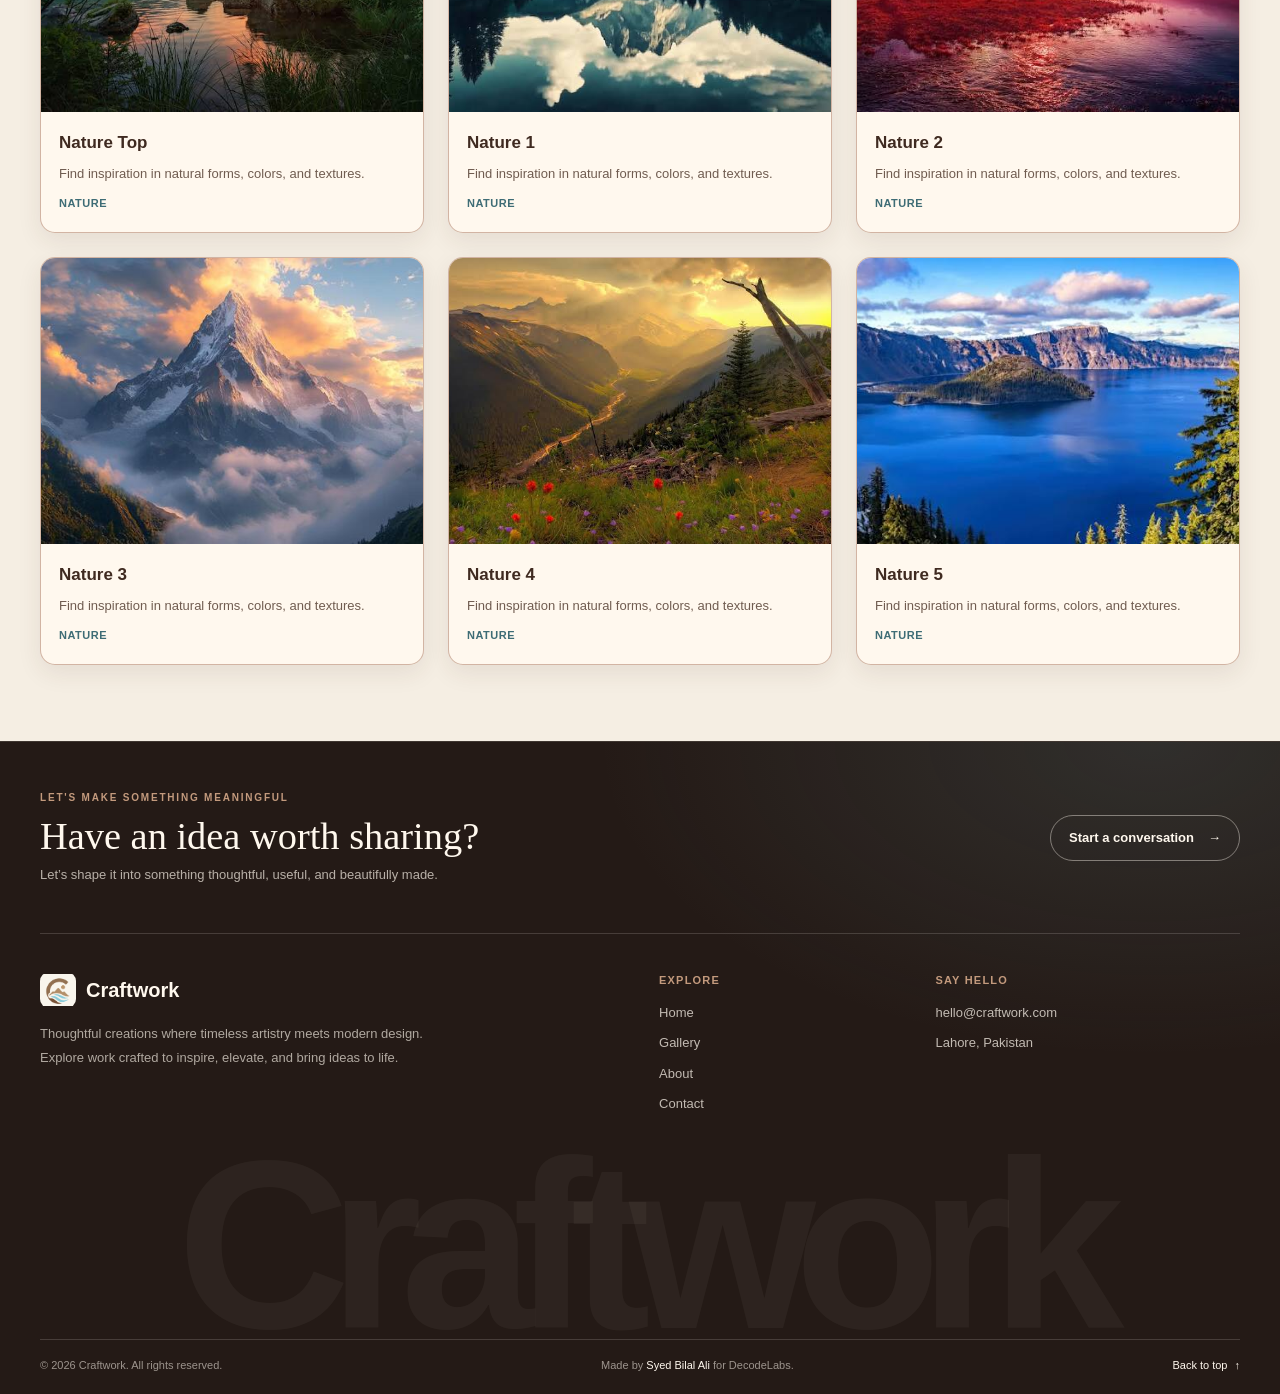
<file: Gallery.html>
<!DOCTYPE html>
<html lang="en">
<head>
    <meta charset="UTF-8">
    <meta name="viewport" content="width=device-width, initial-scale=1.0">
    <link rel="shortcut icon" href="images/assets/Craftwork_Logo.png" type="image/x-icon">
    <link rel="stylesheet" href="style.css">
    <title>Gallery | Craftwork</title>
</head>
<body>
    <header class="top_header" id="top">
        <nav class="navbar">
            <a href="index.html" class="brand">
                <img src="images/assets/Craftwork_Logo.png" alt="Craftwork Logo" class="logo">
                <span class="brand_name">Craftwork</span>
            </a>
            <ul class="nav_links" aria-label="Main navigation">
                <li><a href="index.html"><svg class="nav_icon" viewBox="0 0 24 24" aria-hidden="true"><path d="m3 10 9-7 9 7v10a1 1 0 0 1-1 1h-5v-7H9v7H4a1 1 0 0 1-1-1z"/></svg><span>Home</span></a></li>
                <li><a href="Gallery.html" class="active" aria-current="page"><svg class="nav_icon" viewBox="0 0 24 24" aria-hidden="true"><rect x="3" y="3" width="8" height="8" rx="1"/><rect x="13" y="3" width="8" height="8" rx="1"/><rect x="3" y="13" width="8" height="8" rx="1"/><rect x="13" y="13" width="8" height="8" rx="1"/></svg><span>Gallery</span></a></li>
                <li><a href="about.html"><svg class="nav_icon" viewBox="0 0 24 24" aria-hidden="true"><circle cx="12" cy="12" r="9"/><path d="M12 11v5m0-8h.01"/></svg><span>About</span></a></li>
                <li><a href="contact.html"><svg class="nav_icon" viewBox="0 0 24 24" aria-hidden="true"><rect x="3" y="5" width="18" height="14" rx="2"/><path d="m3 7 9 6 9-6"/></svg><span>Contact</span></a></li>
            </ul>
        </nav>
    </header>

    <main>
        <section class="top_Gallery_images">
            <div class="gallery_toolbar">
                <div class="heading">
                    <h1>Gallery</h1>
                    <p>Browse all images from our creative collections.</p>
                </div>
                <form class="gallery_search" id="gallery-search-form">
                    <div class="gallery_search_control">
                        <input id="gallery-search" type="search" list="gallery-categories" placeholder="Try Nature or Cars">
                        <datalist id="gallery-categories">
                            <option value="Architecture"></option>
                            <option value="Bikes"></option>
                            <option value="Cars"></option>
                            <option value="Graphic Design"></option>
                            <option value="Interior Design"></option>
                            <option value="Nature"></option>
                        </datalist>
                        <button type="submit">Search</button>
                    </div>
                </form>
            </div>
            <p class="gallery_loader hidden" id="gallery-loader" role="status">
                <span class="gallery_loader_spinner" aria-hidden="true"></span>
                Loading images...
            </p>
            <div class="Gallery_Images" id="gallery-images"></div>
        </section>
    </main>

    <footer class="site_footer">
        <div class="footer_inner">
            <section class="footer_cta">
                <div>
                    <p class="footer_eyebrow">LET'S MAKE SOMETHING MEANINGFUL</p>
                    <h2>Have an idea worth sharing?</h2>
                    <p>Let’s shape it into something thoughtful, useful, and beautifully made.</p>
                </div>
                <a class="footer_cta_link" href="contact.html">Start a conversation <span aria-hidden="true">&rarr;</span></a>
            </section>
            <div class="footer_main">
                <div class="footer_about">
                    <a href="index.html" class="footer_brand">
                        <img src="images/assets/Craftwork_Logo.png" alt="" class="footer_logo">
                        <span>Craftwork</span>
                    </a>
                    <p class="footer_description">Thoughtful creations where timeless artistry meets modern design. Explore work crafted to inspire, elevate, and bring ideas to life.</p>
                </div>
                <nav class="footer_navigation" aria-label="Footer navigation">
                    <h3>Explore</h3>
                    <a href="index.html">Home</a>
                    <a href="Gallery.html">Gallery</a>
                    <a href="about.html">About</a>
                    <a href="contact.html">Contact</a>
                </nav>
                <div class="footer_contact">
                    <h3>Say hello</h3>
                    <a href="mailto:hello@craftwork.com">hello@craftwork.com</a>
                    <p>Lahore, Pakistan</p>
                </div>
            </div>
            <div class="footer_watermark" aria-hidden="true">Craftwork</div>
            <div class="footer_bottom">
                <p>&copy; 2026 Craftwork. All rights reserved.</p>
                <p>Made by <span>Syed Bilal Ali</span> for DecodeLabs.</p>
                <a href="#top">Back to top <span aria-hidden="true">&uarr;</span></a>
            </div>
        </div>
    </footer>
    <script type="module" src="gallery.js"></script>
</body>
</html>
</file>
<file: style.css>
/* Theme and reset */
* {
    box-sizing: border-box;
    margin: 0;
    padding: 0;
}

:root {
    color-scheme: light;
    --primary: #a5735b;
    --darkblue: #3e6c75;
    --accent: #729b9f;
    --brown: #3f2a20;
    --white: #fff8ee;
    --muted: #705c50;
    --surface: #f5eee3;
    --footer: #241a16;
    --content-width: 1200px;
}

html {
    scroll-behavior: smooth;
}

::selection {
    color: var(--white);
    background: var(--primary);
}
body {
    overflow-x: clip;
    background: var(--white);
    color: var(--brown);
    font-family: Arial, Helvetica, sans-serif;
    line-height: 1.5;
}

img {
    display: block;
    max-width: 100%;
}

a {
    color: inherit;
}

button,
input,
textarea {
    font: inherit;
}

/* Shared navigation */
.top_header {
    position: sticky;
    top: 0;
    z-index: 1000;
    width: 100%;
    border-bottom: 1px solid rgba(165, 115, 91, 0.3);
    background: rgba(255, 248, 238, 0.88);
    box-shadow: 0 5px 24px rgba(63, 42, 32, 0.08);
    backdrop-filter: blur(16px);
    -webkit-backdrop-filter: blur(16px);
}

.navbar {
    display: flex;
    width: min(100% - 48px, var(--content-width));
    min-height: 72px;
    align-items: center;
    justify-content: space-between;
    gap: 24px;
    margin: 0 auto;
}

.brand {
    display: inline-flex;
    flex: 0 0 auto;
    align-items: center;
    gap: 8px;
    color: var(--primary);
    text-decoration: none;
}

.logo {
    width: 42px;
    height: 42px;
    border-radius: 10px;
    object-fit: contain;
}

.brand_name {
    font-size: 22px;
    font-weight: 700;
    letter-spacing: 0.2px;
}

.nav_links {
    display: flex;
    align-items: center;
    gap: 8px;
    list-style: none;
}

.nav_links a {
    position: relative;
    display: block;
    padding: 10px 13px;
    border-radius: 10px;
    color: var(--primary);
    font-size: 14px;
    font-weight: 600;
    text-decoration: none;
    transition: color 180ms ease, background-color 180ms ease;
}

.nav_links a::after {
    position: absolute;
    right: 13px;
    bottom: 5px;
    left: 13px;
    height: 2px;
    border-radius: 2px;
    background: var(--primary);
    content: "";
    transform: scaleX(0);
    transition: transform 180ms ease;
}

.nav_links a:hover,
.nav_links a:focus-visible,
.nav_links a.active {
    color: var(--brown);
}

.nav_links a:hover::after,
.nav_links a:focus-visible::after,
.nav_links a.active::after {
    transform: scaleX(1);
}

.nav_links a:focus-visible,
.brand:focus-visible,
.footer_navigation a:focus-visible,
.footer_contact a:focus-visible,
.footer_bottom a:focus-visible,
.footer_cta_link:focus-visible {
    outline: 2px solid var(--accent);
    outline-offset: 3px;
}

.nav_icon {
    display: none;
}

/* Motion */
@keyframes fade-up {
    from {
        opacity: 0;
        transform: translateY(18px);
    }

    to {
        opacity: 1;
        transform: translateY(0);
    }
}

@keyframes gallery-spin {
    to {
        transform: rotate(360deg);
    }
}

.hero,
main > section,
.site_footer {
    animation: fade-up 650ms cubic-bezier(0.22, 1, 0.36, 1) both;
}

.hero > *,
main > section > *,
.footer_cta,
.footer_main,
.footer_bottom {
    animation: fade-up 700ms cubic-bezier(0.22, 1, 0.36, 1) both;
}

.hero > * {
    animation-delay: 100ms;
}

.text-box > * {
    animation: fade-up 650ms cubic-bezier(0.22, 1, 0.36, 1) both;
}

.text-box > :nth-child(2) {
    animation-delay: 80ms;
}

.text-box > :nth-child(3) {
    animation-delay: 150ms;
}

.text-box > :nth-child(4) {
    animation-delay: 220ms;
}

.Gallery_Images > .gallery_card:nth-child(2),
.about_stats > div:nth-child(2) {
    animation-delay: 80ms;
}

.Gallery_Images > .gallery_card:nth-child(3),
.about_stats > div:nth-child(3) {
    animation-delay: 140ms;
}

.Gallery_Images > .gallery_card:nth-child(4),
.about_stats > div:nth-child(4) {
    animation-delay: 200ms;
}

.Gallery_Images > .gallery_card:nth-child(5) {
    animation-delay: 260ms;
}

.Gallery_Images > .gallery_card:nth-child(6) {
    animation-delay: 320ms;
}

/* Home hero */
.hero {
    display: flex;
    min-height: clamp(500px, 76svh, 820px);
    align-items: center;
    overflow: hidden;
    border-bottom: 2px solid var(--primary);
    background:
        linear-gradient(90deg, rgba(35, 25, 20, 0.82) 0%, rgba(35, 25, 20, 0.62) 38%, rgba(35, 25, 20, 0.08) 100%),
        url("images/assets/hero_image.png") center 48% / cover no-repeat;
}

.text-box {
    width: min(100%, var(--content-width));
    margin: 0 auto;
    padding: 64px 32px;
    color: var(--white);
}

.hero_small_text {
    margin-bottom: 14px;
    color: #d8eee9;
    font-size: 12px;
    font-weight: 700;
    letter-spacing: 2px;
}

.hero_title {
    max-width: 660px;
    margin-bottom: 18px;
    font-size: clamp(2.6rem, 6vw, 5.4rem);
    line-height: 1.02;
    text-wrap: balance;
}

.hero_para {
    display: block;
    max-width: 500px;
    margin-bottom: 26px;
    color: rgba(255, 248, 238, 0.92);
    font-size: clamp(15px, 1.5vw, 18px);
    line-height: 1.7;
}

.hero_btn,
.view_all_btn {
    display: inline-flex;
    min-height: 48px;
    align-items: center;
    justify-content: center;
    padding: 12px 24px;
    border: 1px solid var(--primary);
    border-radius: 999px;
    background: var(--white);
    color: var(--brown);
    font-size: 14px;
    font-weight: 700;
    text-decoration: none;
    transition: background-color 180ms ease, color 180ms ease, transform 180ms ease;
}

.hero_btn:hover,
.view_all_btn:hover {
    transform: translateY(-2px);
    background: var(--accent);
    color: var(--white);
}

/* Gallery */
.top_Gallery_images {
    padding: clamp(40px, 6vw, 76px) max(24px, calc((100vw - var(--content-width)) / 2));
    background: var(--surface);
}

.heading {
    margin-bottom: 32px;
    text-align: center;
}

.heading h1,
.heading h2 {
    margin-bottom: 7px;
    color: var(--brown);
    font-family: Georgia, "Times New Roman", serif;
    font-size: clamp(2rem, 4vw, 2.8rem);
    font-weight: 400;
    line-height: 1.1;
}

.heading p {
    color: var(--muted);
    font-size: 15px;
    line-height: 1.6;
}

.gallery_toolbar {
    display: flex;
    align-items: end;
    justify-content: space-between;
    gap: 24px;
    margin-bottom: 28px;
}

.gallery_toolbar .heading {
    margin: 0;
    text-align: left;
}

.gallery_search {
    flex: 0 1 380px;
}

.gallery_search_control {
    display: flex;
    min-height: 48px;
    overflow: hidden;
    border: 1px solid rgba(165, 115, 91, 0.55);
    border-radius: 11px;
    background: var(--white);
}

.gallery_search_control input {
    width: 100%;
    min-width: 0;
    padding: 10px 14px;
    border: 0;
    outline: 0;
    background: transparent;
    color: var(--brown);
    font-size: 14px;
}

.gallery_search_control:focus-within {
    outline: 2px solid var(--darkblue);
    outline-offset: 2px;
}

.gallery_search_control button {
    flex: 0 0 auto;
    padding: 0 18px;
    border: 0;
    border-left: 1px solid rgba(165, 115, 91, 0.4);
    background: var(--primary);
    color: var(--white);
    font-size: 14px;
    font-weight: 700;
    cursor: pointer;
    transition: background-color 180ms ease;
}

.gallery_search_control button:hover {
    background: var(--brown);
}

.gallery_loader {
    display: flex;
    align-items: center;
    justify-content: center;
    gap: 10px;
    margin: 0 0 18px;
    color: var(--brown);
    font-size: 14px;
    font-weight: 600;
}

.gallery_loader.hidden {
    display: none;
}

.gallery_loader_spinner {
    width: 18px;
    height: 18px;
    border: 2px solid var(--primary);
    border-top-color: var(--darkblue);
    border-radius: 50%;
    animation: gallery-spin 800ms linear infinite;
}

.Gallery_Images {
    display: grid;
    grid-template-columns: repeat(3, minmax(0, 1fr));
    gap: 24px;
}

.gallery_card {
    position: relative;
    overflow: hidden;
    border: 1px solid rgba(165, 115, 91, 0.5);
    border-radius: 15px;
    background: var(--white);
    box-shadow: 0 8px 24px rgba(63, 42, 32, 0.09);
    animation: fade-up 650ms cubic-bezier(0.22, 1, 0.36, 1) both;
}

.gallery_card::before {
    display: block;
    aspect-ratio: 4 / 3;
    content: "";
}

.gallery_image_wrap {
    position: absolute;
    inset: 0 0 auto;
    overflow: hidden;
    aspect-ratio: 4 / 3;
    height: auto;
    transition: bottom 240ms ease;
}

.gallery_image {
    width: 100%;
    height: 100%;
    object-fit: cover;
}

.gallery_card:hover .gallery_image_wrap,
.gallery_card:focus-within .gallery_image_wrap {
    z-index: 1;
    bottom: 0;
    aspect-ratio: auto;
}

.gallery_image--lazy {
    opacity: 0;
    transition: opacity 300ms ease;
}

.gallery_image--lazy.loaded {
    opacity: 1;
}

.gallery_image_featured {
    object-position: 72% center;
}

.gallery_card_text {
    padding: 18px;
}

.gallery_card_text h3 {
    margin-bottom: 7px;
    color: var(--brown);
    font-size: 17px;
}

.gallery_card_text p {
    color: var(--muted);
    font-size: 13px;
    line-height: 1.65;
}

.gallery_category {
    display: inline-block;
    margin-top: 11px;
    color: var(--darkblue);
    font-size: 11px;
    font-weight: 700;
    letter-spacing: 0.5px;
    text-transform: uppercase;
}

.download_btn {
    position: absolute;
    bottom: 14px;
    left: 50%;
    z-index: 1;
    width: min(75%, 240px);
    padding: 10px 16px;
    border: 1px solid var(--primary);
    border-radius: 999px;
    background: transparent;
    color: var(--white);
    font-size: 13px;
    font-weight: 600;
    text-align: center;
    text-decoration: none;
    opacity: 0;
    backdrop-filter: blur(5px);
    pointer-events: none;
    transform: translate(-50%, 8px);
    transition: opacity 180ms ease, transform 180ms ease, background-color 180ms ease;
    backdrop-filter: blur(8px);
}

.gallery_card:hover .download_btn,
.gallery_card:focus-within .download_btn {
    opacity: 1;
    pointer-events: auto;
    transform: translate(-50%, 0);
}

.download_btn:hover,
.download_btn:focus-visible {
    background: var(--white);
    color: var(--primary);
    outline: none;
}

.view_all_wrapper {
    display: flex;
    justify-content: center;
    margin-top: 28px;
}

.view_all_btn {
    border-color: var(--primary);
    background: transparent;
    color: var(--primary);
}

/* Shared footer */
.site_footer {
    position: relative;
    overflow: hidden;
    padding: 0 28px 20px;
    border-top: 1px solid rgba(255, 248, 238, 0.12);
    background:
        radial-gradient(ellipse at 90% 0%, rgba(114, 155, 159, 0.16), transparent 34%),
        var(--footer);
    color: var(--white);
}

.footer_inner {
    width: min(100%, var(--content-width));
    margin: 0 auto;
}

.footer_cta {
    display: flex;
    align-items: center;
    justify-content: space-between;
    gap: 32px;
    padding: 48px 0;
    border-bottom: 1px solid rgba(255, 248, 238, 0.16);
}

.footer_eyebrow {
    margin-bottom: 10px;
    color: #c39a7d;
    font-size: 10px;
    font-weight: 700;
    letter-spacing: 1.8px;
}

.footer_cta h2 {
    margin-bottom: 7px;
    color: var(--white);
    font-family: Georgia, "Times New Roman", serif;
    font-size: clamp(1.8rem, 3vw, 2.7rem);
    font-weight: 400;
    line-height: 1.1;
}

.footer_cta p:last-child {
    color: rgba(255, 248, 238, 0.68);
    font-size: 13px;
    line-height: 1.6;
}

.footer_cta_link {
    display: inline-flex;
    flex: 0 0 auto;
    min-height: 46px;
    align-items: center;
    gap: 14px;
    padding: 10px 18px;
    border: 1px solid rgba(255, 248, 238, 0.42);
    border-radius: 999px;
    color: var(--white);
    font-size: 13px;
    font-weight: 600;
    text-decoration: none;
    transition: background-color 180ms ease, border-color 180ms ease;
}

.footer_cta_link:hover {
    border-color: var(--accent);
    background: var(--accent);
}

.footer_main {
    display: grid;
    grid-template-columns: minmax(240px, 1.5fr) minmax(120px, 0.6fr) minmax(180px, 0.8fr);
    gap: 48px;
    padding: 38px 0;
}

.footer_brand {
    display: inline-flex;
    align-items: center;
    gap: 10px;
    margin-bottom: 14px;
    color: var(--white);
    font-size: 20px;
    font-weight: 700;
    text-decoration: none;
}

.footer_logo {
    width: 36px;
    height: 36px;
    border-radius: 9px;
    object-fit: contain;
}

.footer_description {
    max-width: 420px;
    color: rgba(255, 248, 238, 0.64);
    font-size: 13px;
    line-height: 1.8;
}

.footer_navigation,
.footer_contact {
    display: flex;
    align-items: flex-start;
    flex-direction: column;
    gap: 11px;
}

.footer_navigation h3,
.footer_contact h3 {
    margin-bottom: 3px;
    color: #c39a7d;
    font-size: 11px;
    letter-spacing: 1.2px;
    text-transform: uppercase;
}

.footer_navigation a,
.footer_contact a,
.footer_contact p {
    color: rgba(255, 248, 238, 0.72);
    font-size: 13px;
    text-decoration: none;
    transition: color 160ms ease;
}

.footer_navigation a:hover,
.footer_contact a:hover {
    color: var(--white);
}

.footer_watermark {
    overflow: hidden;
    color: rgba(255, 248, 238, 0.045);
    font-size: clamp(5rem, 19vw, 15rem);
    font-weight: 800;
    letter-spacing: -0.09em;
    line-height: 0.78;
    text-align: center;
    white-space: nowrap;
    user-select: none;
}

.footer_bottom {
    display: flex;
    align-items: center;
    justify-content: space-between;
    gap: 16px 24px;
    padding-top: 17px;
    border-top: 1px solid rgba(255, 248, 238, 0.16);
    color: rgba(255, 248, 238, 0.55);
    font-size: 11px;
}

.footer_bottom a {
    display: inline-flex;
    align-items: center;
    gap: 7px;
    color: var(--white);
    text-decoration: none;
}

.footer_bottom a:hover {
    color: #c39a7d;
}

.footer_bottom p span {
    color: var(--white);
}

/* About page */
.section_eyebrow {
    margin-bottom: 10px;
    color: var(--primary);
    font-size: 10px;
    font-weight: 700;
    letter-spacing: 1.8px;
}

.about_hero,
.contact_hero {
    display: flex;
    min-height: clamp(300px, 42vw, 440px);
    align-items: center;
    padding: 48px max(24px, calc((100vw - var(--content-width)) / 2));
    background:
        linear-gradient(90deg, rgba(35, 25, 20, 0.78), rgba(35, 25, 20, 0.08)),
        url("images/assets/hero_image.png") center 48% / cover no-repeat;
    color: var(--white);
}

.about_hero_content,
.contact_hero_content {
    width: min(100%, 560px);
}

.about_hero .section_eyebrow,
.contact_hero .section_eyebrow {
    color: #e3b99b;
}

.about_hero h1,
.contact_hero h1 {
    margin-bottom: 14px;
    font-family: Georgia, "Times New Roman", serif;
    font-size: clamp(2.7rem, 6vw, 5rem);
    font-weight: 400;
    line-height: 1;
    text-wrap: balance;
}

.about_hero_content > p:last-child,
.contact_hero_content > p:last-child {
    max-width: 460px;
    color: rgba(255, 248, 238, 0.9);
    font-size: 15px;
    line-height: 1.7;
}

.about_intro {
    display: grid;
    grid-template-columns: 1fr 1.15fr 0.9fr;
    align-items: center;
    gap: clamp(22px, 3vw, 40px);
    width: min(100%, var(--content-width));
    margin: 0 auto;
    padding: 56px 28px;
}

.about_intro h2,
.contact_details h2 {
    margin-bottom: 14px;
    color: var(--brown);
    font-family: Georgia, "Times New Roman", serif;
    font-size: clamp(1.8rem, 3vw, 2.5rem);
    font-weight: 400;
    line-height: 1.1;
}

.about_intro_copy > p:not(.section_eyebrow),
.contact_intro {
    color: var(--muted);
    font-size: 13px;
    line-height: 1.8;
}

.about_intro_image {
    width: 100%;
    min-height: 240px;
    aspect-ratio: 4 / 3;
    border-radius: 13px;
    object-fit: cover;
}

.text_link {
    display: inline-flex;
    align-items: center;
    gap: 9px;
    margin-top: 17px;
    padding: 9px 15px;
    border: 1px solid var(--primary);
    border-radius: 999px;
    color: var(--brown);
    font-size: 12px;
    text-decoration: none;
    transition: color 180ms ease, background-color 180ms ease;
}

.text_link:hover,
.text_link:focus-visible {
    background: var(--primary);
    color: var(--white);
}

.about_values {
    display: grid;
    gap: 20px;
}

.about_values article {
    display: flex;
    align-items: center;
    gap: 13px;
}

.value_icon,
.contact_method_icon {
    display: grid;
    flex: 0 0 38px;
    width: 38px;
    height: 38px;
    place-items: center;
    border-radius: 50%;
    background: var(--primary);
    color: var(--white);
    font-size: 17px;
}

.about_values h3 {
    margin-bottom: 3px;
    color: var(--brown);
    font-size: 13px;
}

.about_values p {
    color: var(--muted);
    font-size: 11px;
    line-height: 1.5;
}

.about_stats {
    display: grid;
    grid-template-columns: repeat(4, minmax(0, 1fr));
    gap: 20px;
    padding: 28px max(24px, calc((100vw - var(--content-width)) / 2));
    background:
        linear-gradient(rgba(245, 238, 227, 0.9), rgba(245, 238, 227, 0.9)),
        url("images/assets/hero_image.png") center / cover no-repeat;
    text-align: center;
}

.about_stats div {
    display: grid;
    gap: 6px;
}

.about_stats strong {
    color: var(--primary);
    font-family: Georgia, "Times New Roman", serif;
    font-size: clamp(1.8rem, 3vw, 2.5rem);
    font-weight: 400;
}

.about_stats span {
    color: var(--muted);
    font-size: 11px;
}

/* Contact page */
.contact_content {
    display: grid;
    grid-template-columns: 0.9fr 1.1fr;
    gap: clamp(36px, 8vw, 100px);
    width: min(100%, 1120px);
    margin: 0 auto;
    padding: 56px 28px;
}

.contact_details h2 {
    font-size: clamp(1.8rem, 3vw, 2.4rem);
}

.contact_intro {
    margin-bottom: 24px;
}

.contact_method {
    display: flex;
    align-items: center;
    gap: 12px;
    margin-top: 15px;
    color: var(--brown);
    text-decoration: none;
}

.contact_method_icon {
    flex-basis: 36px;
    width: 36px;
    height: 36px;
    border: 1px solid var(--primary);
    background: transparent;
    color: var(--primary);
}

.contact_method strong,
.contact_method small {
    display: block;
}

.contact_method strong {
    margin-bottom: 3px;
    font-size: 12px;
}

.contact_method small {
    color: var(--muted);
    font-size: 11px;
}

.contact_form {
    display: grid;
    gap: 9px;
    padding: 22px;
    border: 1px solid rgba(165, 115, 91, 0.2);
    border-radius: 15px;
    background: #fbf5ea;
}

.contact_form label {
    margin-top: 4px;
    color: var(--brown);
    font-size: 11px;
    font-weight: 600;
}

.contact_form label span {
    color: var(--primary);
}

.contact_form input,
.contact_form textarea {
    width: 100%;
    padding: 11px 12px;
    border: 1px solid rgba(165, 115, 91, 0.25);
    border-radius: 8px;
    background: var(--white);
    color: var(--brown);
    font-size: 12px;
}

.contact_form textarea {
    resize: vertical;
}

.contact_form input:focus-visible,
.contact_form textarea:focus-visible {
    outline: 2px solid var(--darkblue);
    outline-offset: 2px;
}

.contact_form button {
    display: flex;
    min-height: 44px;
    align-items: center;
    justify-content: center;
    gap: 8px;
    margin-top: 6px;
    padding: 10px 18px;
    border: 0;
    border-radius: 999px;
    background: var(--primary);
    color: var(--white);
    font-size: 12px;
    font-weight: 700;
    cursor: pointer;
    transition: background-color 180ms ease;
}

.contact_form button:hover {
    background: var(--brown);
}

.contact_location {
    display: grid;
    gap: 8px;
    padding: 24px max(16px, calc((100vw - var(--content-width)) / 2));
    background: var(--surface);
}

.contact_map {
    display: block;
    width: 100%;
    min-height: 220px;
    aspect-ratio: 16 / 5;
    border: 1px solid rgba(165, 115, 91, 0.32);
    border-radius: 14px;
    background: #e8dfd0;
}

.contact_map_link {
    justify-self: end;
    color: var(--primary);
    font-size: 12px;
    text-decoration: none;
}

.contact_map_link:hover,
.contact_map_link:focus-visible {
    color: var(--brown);
    text-decoration: underline;
}

/* Tablet and mobile */
@media (max-width: 900px) {
    .Gallery_Images {
        grid-template-columns: repeat(2, minmax(0, 1fr));
        gap: 20px;
    }

    .about_intro {
        grid-template-columns: repeat(2, minmax(0, 1fr));
    }

    .about_values {
        grid-column: 1 / -1;
        grid-template-columns: repeat(3, minmax(0, 1fr));
    }
}

@media (max-width: 760px) {
    body {
        padding-bottom: calc(82px + env(safe-area-inset-bottom));
    }

    .top_header {
        backdrop-filter: none;
        -webkit-backdrop-filter: none;
    }

    .navbar {
        width: calc(100% - 36px);
        min-height: 58px;
        justify-content: flex-start;
    }

    .logo {
        width: 34px;
        height: 34px;
    }

    .brand_name {
        font-size: 18px;
    }

    .nav_links {
        position: fixed;
        right: 14px;
        bottom: 10px;
        left: 14px;
        z-index: 1100;
        display: flex;
        width: 90%;
        justify-content: space-around;
        gap: 4px;
        margin: 0 auto;
        padding: 7px;
        border: 1px solid rgba(165, 115, 91, 0.28);
        border-radius: 21px;
        background: rgba(255, 248, 238, 0.88);
        box-shadow: 0 8px 28px rgba(63, 42, 32, 0.16);
        backdrop-filter: blur(18px);
        -webkit-backdrop-filter: blur(18px);
    }

    .nav_links li {
        flex: 1;
        min-width: 0;
    }

    .nav_links a {
        display: flex;
        min-height: 52px;
        align-items: center;
        justify-content: center;
        flex-direction: column;
        gap: 4px;
        padding: 5px 3px;
        border: 1px solid transparent;
        border-radius: 14px;
        font-size: 10px;
        line-height: 1;
    }

    .nav_links a::after {
        display: none;
    }

    .nav_icon {
        display: block;
        width: 19px;
        height: 19px;
        fill: none;
        stroke: currentColor;
        stroke-linecap: round;
        stroke-linejoin: round;
        stroke-width: 1.7;
    }

    .nav_links a:hover,
    .nav_links a:focus-visible,
    .nav_links a.active {
        border-color: rgba(165, 115, 91, 0.24);
        background: rgba(226, 194, 169, 0.38);
        color: var(--brown);
        outline: none;
    }

    .hero {
        min-height: clamp(480px, 70svh, 680px);
        background-position: 70% center;
    }

    .text-box {
        padding: 56px 24px;
    }

    .hero_title {
        max-width: 540px;
        font-size: clamp(2.6rem, 10vw, 4rem);
    }

    .hero_para {
        max-width: 440px;
        font-size: 15px;
    }

    .top_Gallery_images {
        padding: 40px 22px;
    }

    .gallery_toolbar {
        align-items: stretch;
        flex-direction: column;
        gap: 18px;
    }

    .gallery_search {
        flex-basis: auto;
        width: 100%;
    }

    .site_footer {
        padding: 0 22px calc(100px + env(safe-area-inset-bottom));
        border-radius: 28px 28px 0 0;
    }

    .footer_cta {
        align-items: flex-start;
        flex-direction: column;
        gap: 20px;
        padding: 34px 0;
    }

    .footer_main {
        grid-template-columns: repeat(2, minmax(0, 1fr));
        gap: 28px 24px;
        padding: 30px 0;
    }

    .footer_about {
        grid-column: 1 / -1;
        max-width: 520px;
    }

    .footer_watermark {
        font-size: clamp(4rem, 18vw, 8rem);
    }

    .footer_bottom {
        align-items: flex-start;
        flex-direction: column;
        gap: 10px;
        padding-top: 15px;
    }

    .about_hero,
    .contact_hero {
        min-height: 320px;
        padding: 40px 24px;
        background-position: 61% center;
    }

    .about_hero h1,
    .contact_hero h1 {
        font-size: clamp(2.6rem, 11vw, 3.6rem);
    }

    .about_intro {
        grid-template-columns: minmax(0, 1fr);
        gap: 22px;
        padding: 38px 22px;
    }

    .about_intro_image {
        min-height: 0;
        max-height: 340px;
    }

    .about_values {
        grid-column: auto;
        grid-template-columns: minmax(0, 1fr);
        gap: 16px;
    }

    .about_stats {
        grid-template-columns: repeat(2, minmax(0, 1fr));
        gap: 22px 12px;
        padding: 26px 18px;
    }

    .contact_content {
        grid-template-columns: minmax(0, 1fr);
        gap: 26px;
        padding: 38px 20px;
    }

    .contact_form {
        padding: 19px;
    }

    .contact_location {
        min-height: 170px;
    }
}

@media (max-width: 420px) {
    .nav_links {
        right: 8px;
        left: 8px;
        width: calc(100% - 16px);
        padding: 6px;
    }

    .nav_links a {
        font-size: 9px;
    }

    .text-box {
        padding-right: 20px;
        padding-left: 20px;
    }

    .hero {
        background-image:
            linear-gradient(90deg, rgba(35, 25, 20, 0.94) 0%, rgba(35, 25, 20, 0.82) 62%, rgba(35, 25, 20, 0.62) 100%),
            url("images/assets/hero_image.png");
        background-position: center, 72% center;
        background-size: cover, cover;
    }

    .Gallery_Images {
        grid-template-columns: minmax(0, 1fr);
        gap: 18px;
    }

    .gallery_card_text {
        padding: 16px;
    }

    .about_hero,
    .contact_hero {
        min-height: 300px;
        padding-right: 20px;
        padding-left: 20px;
    }

    .contact_content {
        padding-right: 16px;
        padding-left: 16px;
    }
}

@media (prefers-reduced-motion: reduce) {
    *,
    *::before,
    *::after {
        scroll-behavior: auto !important;
        animation-duration: 0.01ms !important;
        animation-iteration-count: 1 !important;
        transition-duration: 0.01ms !important;
    }
}
</file>
